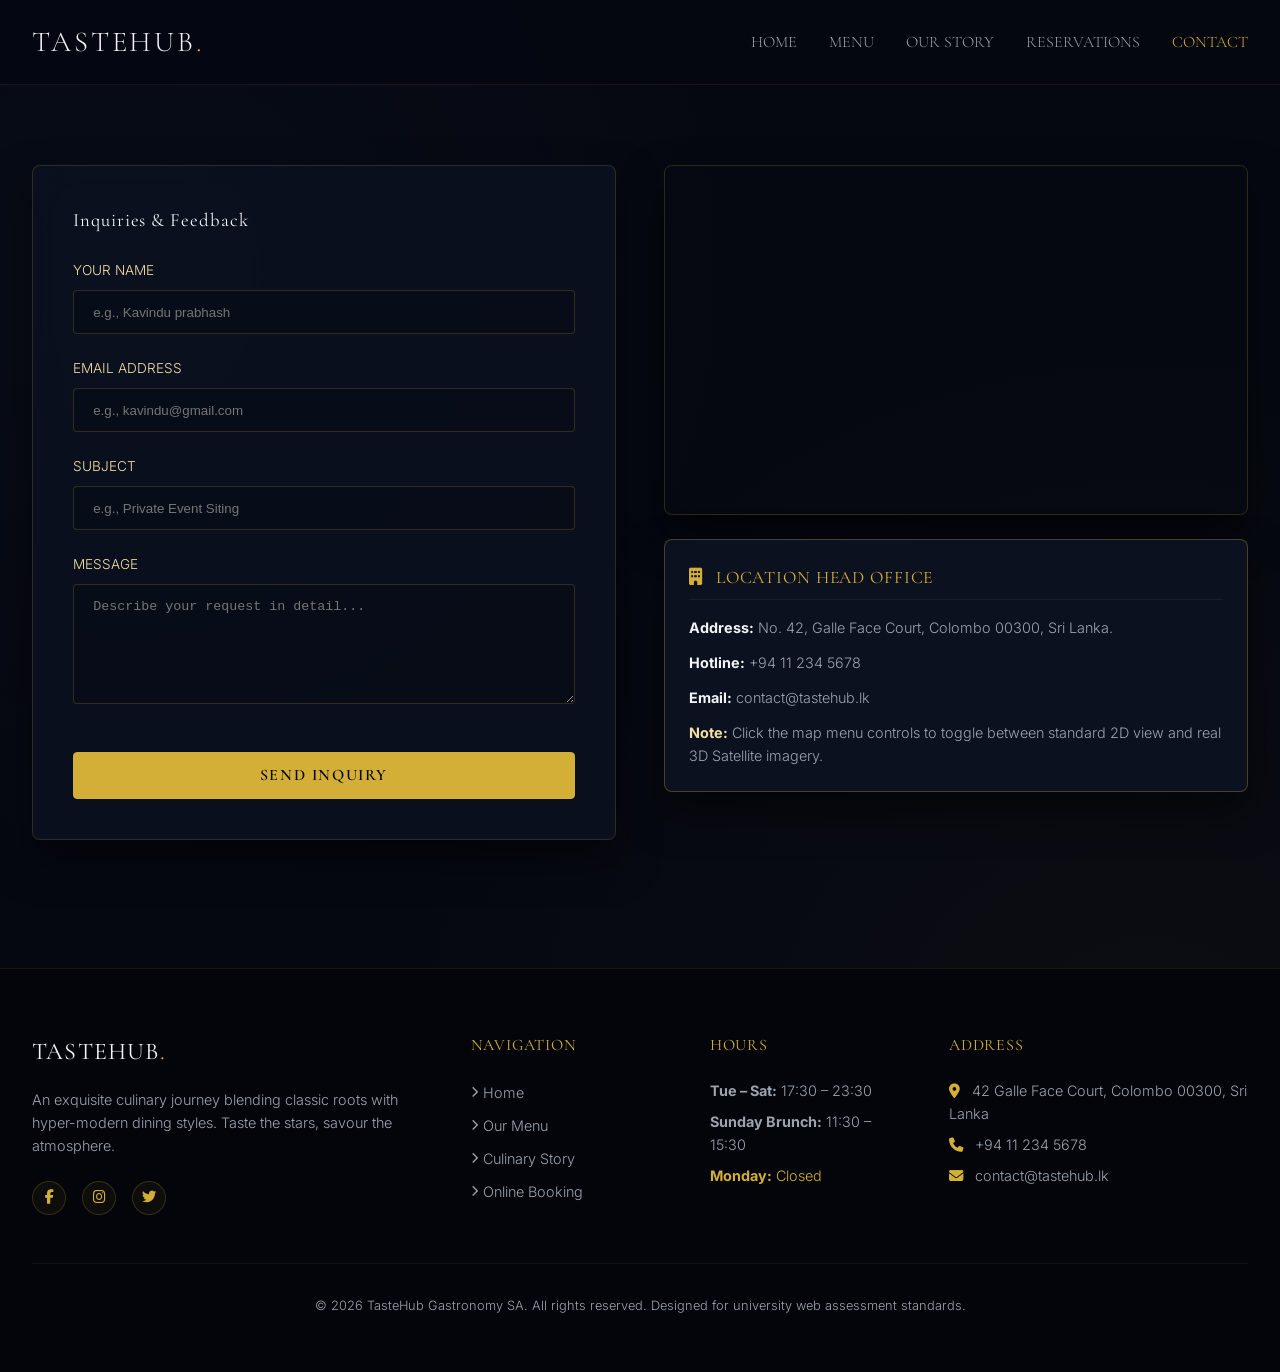
<file: contact.html>
<!DOCTYPE html>
<html lang="en">
<head>
  <meta charset="UTF-8">
  <meta name="viewport" content="width=device-width, initial-scale=1.0">
  <title>TasteHub — Contact</title>
  <link rel="stylesheet" href="https://cdnjs.cloudflare.com/ajax/libs/font-awesome/6.4.0/css/all.min.css">
  <link rel="stylesheet" href="css/index.css">
  <script src="https://code.jquery.com/jquery-3.6.4.min.js"></script>
</head>
<body>
<header>
  <div class="container header-inner">
    <a href="index.html" class="logo">TasteHub<span>.</span></a>
    <button class="menu-toggle" id="mobileMenuBtn"><i class="fa-solid fa-bars-staggered"></i></button>
    <nav id="navBar">
      <ul class="nav-menu">
        <li><a href="index.html" class="nav-link">Home</a></li>
        <li><a href="menu.html" class="nav-link">Menu</a></li>
        <li><a href="story.html" class="nav-link">Our Story</a></li>
        <li><a href="reservations.html" class="nav-link">Reservations</a></li>
        <li><a href="contact.html" class="nav-link active">Contact</a></li>
      </ul>
    </nav>
  </div>
</header>

<main class="container" style="padding-top: 2rem; padding-bottom: 5rem;">
  <div class="contact-layout">
    <div class="glass-card">
      <h3>Inquiries & Feedback</h3>
      <div class="live-alert" id="contactAlert" style="margin-top: 1rem; margin-bottom: 1rem;"></div>
      <form id="contactForm" novalidate style="margin-top: 1.5rem;">
        <div class="form-group">
          <label class="form-label">Your Name</label>
          <input type="text" name="name" class="form-control" required placeholder="e.g., Kavindu prabhash">
        </div>
        <div class="form-group">
          <label class="form-label">Email Address</label>
          <input type="email" name="email" class="form-control" required placeholder="e.g., kavindu@gmail.com">
        </div>
        <div class="form-group">
          <label class="form-label">Subject</label>
          <input type="text" name="subject" class="form-control" required placeholder="e.g., Private Event Siting">
        </div>
        <div class="form-group">
          <label class="form-label">Message</label>
          <textarea name="message" class="form-control" required placeholder="Describe your request in detail..."></textarea>
        </div>
        <button type="submit" class="btn btn-primary" style="width:100%; margin-top: 1rem;">Send Inquiry</button>
      </form>
    </div>

    <div style="display:flex; flex-direction:column; gap:1.5rem;">

      <div class="map-wrapper" style="height: 350px; border-radius:8px; overflow:hidden; border: 1px solid rgba(212, 175, 55, 0.2); box-shadow: var(--shadow-premium);">
        <iframe
                src="https://maps.google.com/maps?q=Galle%20Face%20Court,%20Colombo&t=k&z=17&ie=UTF8&iwloc=&output=embed"
                width="100%"
                height="100%"
                style="border:0;"
                allowfullscreen=""
                loading="lazy"
                referrerpolicy="no-referrer-when-downgrade">
        </iframe>
      </div>

      <div class="glass-card" style="padding: 1.5rem; background: rgba(13, 18, 34, 0.95); border-color: rgba(212, 175, 55, 0.3);">
        <h4 style="font-size: 1.1rem; color: var(--color-gold); text-transform: uppercase; letter-spacing: 0.05em; margin-bottom: 1rem; border-bottom: 1px solid rgba(255,255,255,0.05); padding-bottom: 0.4rem;">
          <i class="fa-solid fa-building" style="margin-right: 8px;"></i> Location Head Office
        </h4>

        <div style="display: grid; grid-template-columns: 1fr; gap: 0.75rem; font-size: 0.9rem; color: var(--color-text-muted);">
          <p style="margin-bottom: 0;"><strong style="color: var(--color-text-light);">Address:</strong> No. 42, Galle Face Court, Colombo 00300, Sri Lanka.</p>
          <p style="margin-bottom: 0;"><strong style="color: var(--color-text-light);">Hotline:</strong> +94 11 234 5678</p>
          <p style="margin-bottom: 0;"><strong style="color: var(--color-text-light);">Email:</strong> contact@tastehub.lk</p>
          <p style="margin-bottom: 0;"><strong style="color: var(--color-gold-hover);">Note:</strong> Click the map menu controls to toggle between standard 2D view and real 3D Satellite imagery.</p>
        </div>
      </div>

    </div>
  </div>
</main>

<footer>
  <div class="container">
    <div class="footer-grid">
      <div class="footer-brand">
        <h4>TasteHub<span>.</span></h4>
        <p style="margin-top: 1rem;">An exquisite culinary journey blending classic roots with hyper-modern dining styles. Taste the stars, savour the atmosphere.</p>
        <div class="social-links">
          <a href="#" class="social-link" aria-label="Facebook"><i class="fa-brands fa-facebook-f"></i></a>
          <a href="#" class="social-link" aria-label="Instagram"><i class="fa-brands fa-instagram"></i></a>
          <a href="#" class="social-link" aria-label="Twitter"><i class="fa-brands fa-twitter"></i></a>
        </div>
      </div>
      <div class="footer-col">
        <h5>Navigation</h5>
        <ul class="footer-links">
          <li><a href="index.html"><i class="fa-solid fa-chevron-right" style="font-size: 0.7rem; margin-right: 5px; color: var(--color-gold);"></i> Home</a></li>
          <li><a href="menu.html"><i class="fa-solid fa-chevron-right" style="font-size: 0.7rem; margin-right: 5px; color: var(--color-gold);"></i> Our Menu</a></li>
          <li><a href="story.html"><i class="fa-solid fa-chevron-right" style="font-size: 0.7rem; margin-right: 5px; color: var(--color-gold);"></i> Culinary Story</a></li>
          <li><a href="reservations.html"><i class="fa-solid fa-chevron-right" style="font-size: 0.7rem; margin-right: 5px; color: var(--color-gold);"></i> Online Booking</a></li>

        </ul>
      </div>
      <div class="footer-col">
        <h5>Hours</h5>
        <ul class="footer-links" style="pointer-events: none;">
          <li><strong>Tue – Sat:</strong> 17:30 – 23:30</li>
          <li><strong>Sunday Brunch:</strong> 11:30 – 15:30</li>
          <li style="color: var(--color-gold);"><strong>Monday:</strong> Closed</li>
        </ul>
      </div>
      <div class="footer-col">
        <h5>Address</h5>
        <p style="margin-bottom: 0.5rem;"><i class="fa-solid fa-location-dot" style="color: var(--color-gold); margin-right: 8px;"></i> 42 Galle Face Court, Colombo 00300, Sri Lanka</p>
        <p style="margin-bottom: 0.5rem;"><i class="fa-solid fa-phone" style="color: var(--color-gold); margin-right: 8px;"></i> +94 11 234 5678</p>
        <p><i class="fa-solid fa-envelope" style="color: var(--color-gold); margin-right: 8px;"></i> contact@tastehub.lk</p>
      </div>
    </div>
    <div class="footer-bottom">
      <p>© 2026 TasteHub Gastronomy SA. All rights reserved. Designed for university web assessment standards.</p>
    </div>
  </div>
</footer>

<script src="js/app.js"></script>
</body>
</html>
</file>
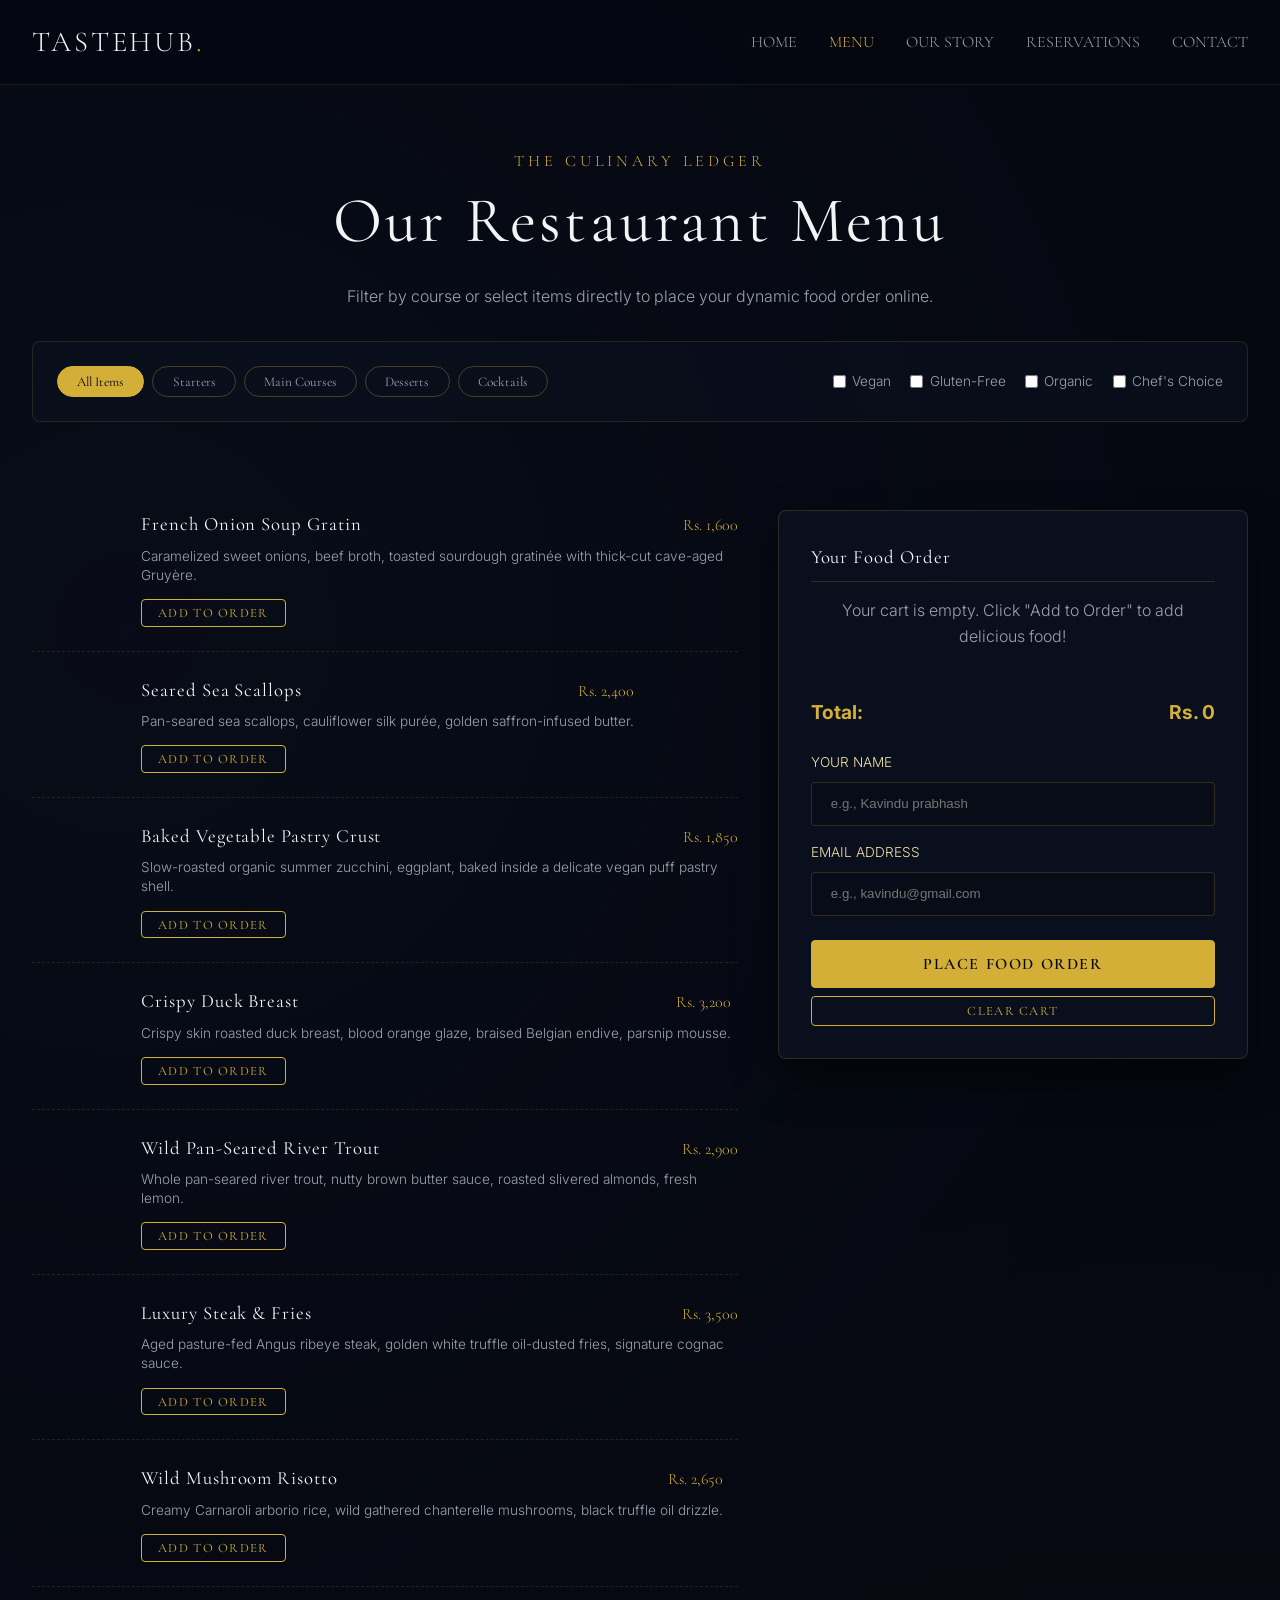
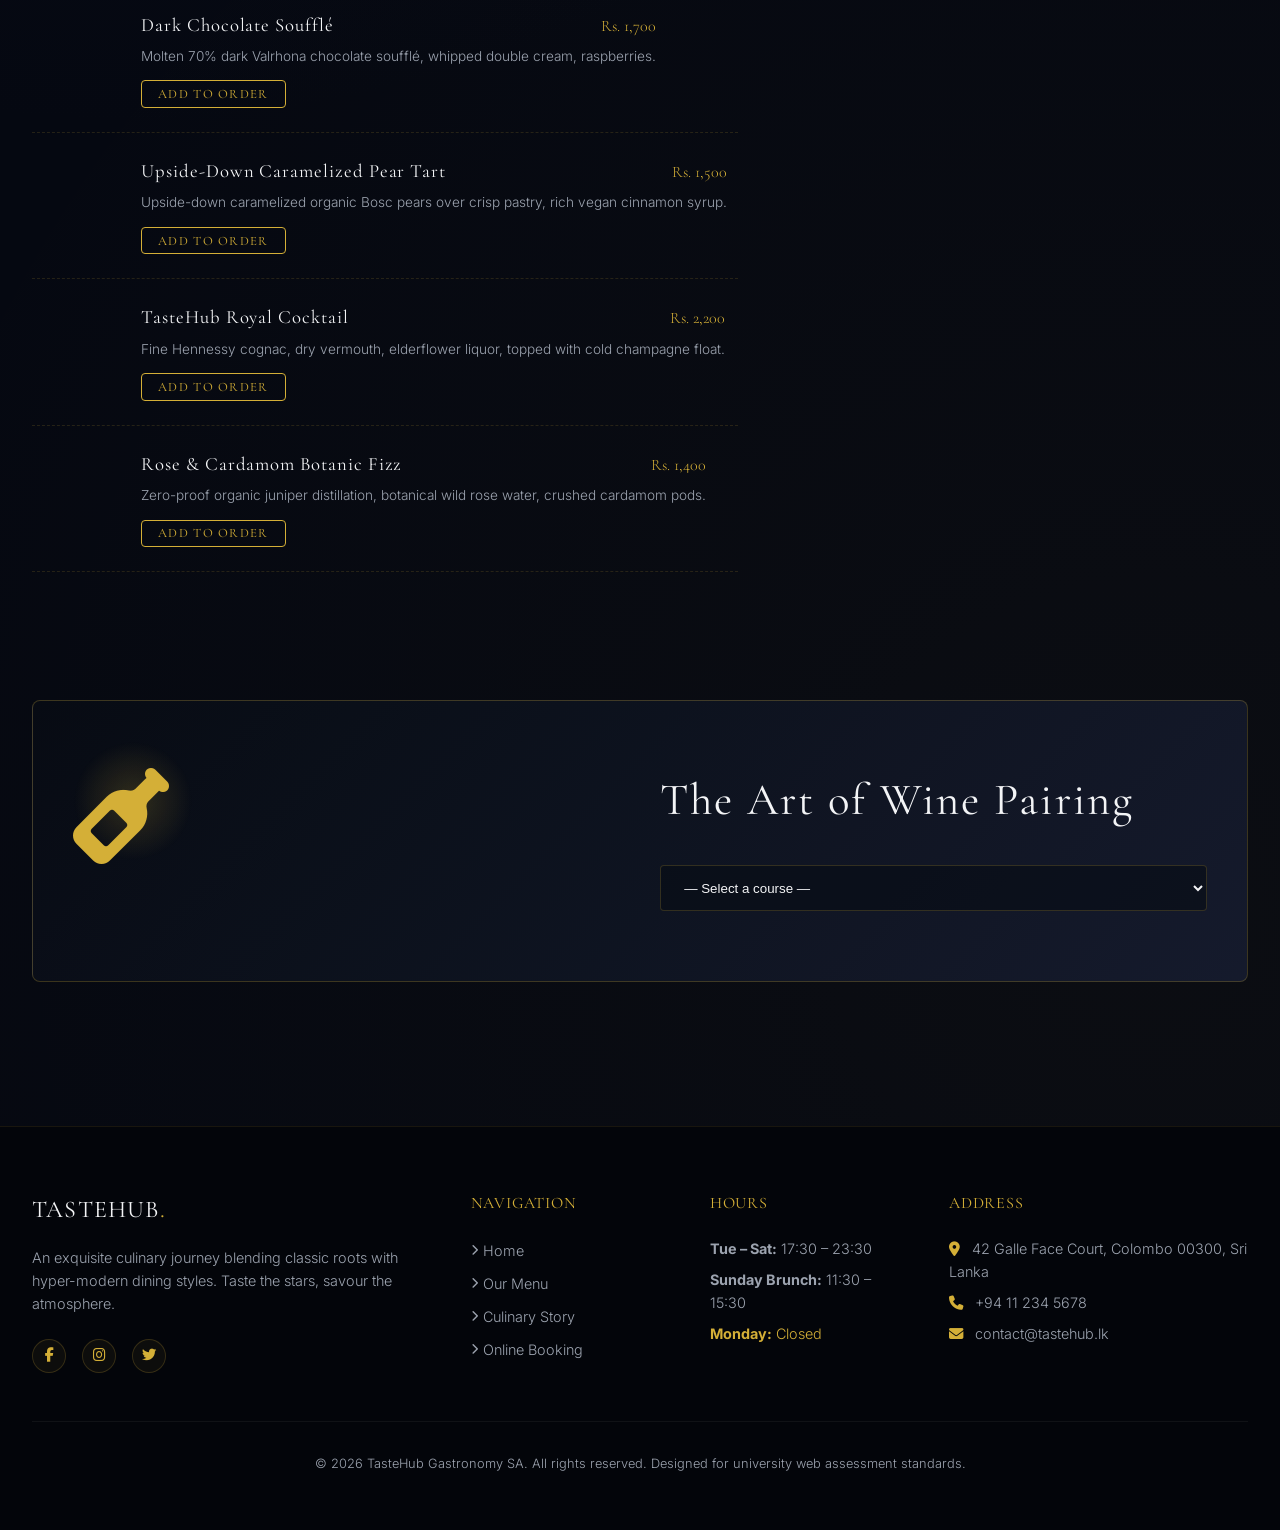
<file: menu.html>
<!DOCTYPE html>
<html lang="en">
<head>
  <meta charset="UTF-8">
  <meta name="viewport" content="width=device-width, initial-scale=1.0">
  <title>TasteHub — Food Menu & Online Ordering</title>
  <link rel="stylesheet" href="https://cdnjs.cloudflare.com/ajax/libs/font-awesome/6.4.0/css/all.min.css">
  <link rel="stylesheet" href="css/index.css">
  <script src="https://code.jquery.com/jquery-3.6.4.min.js"></script>
</head>
<body>

<header>
  <div class="container header-inner">
    <a href="index.html" class="logo">TasteHub<span>.</span></a>
    <button class="menu-toggle" id="mobileMenuBtn" aria-label="Toggle navigation menu"><i class="fa-solid fa-bars-staggered"></i></button>
    <nav id="navBar">
      <ul class="nav-menu">
        <li><a href="index.html" class="nav-link">Home</a></li>
        <li><a href="menu.html" class="nav-link active">Menu</a></li>
        <li><a href="story.html" class="nav-link">Our Story</a></li>
        <li><a href="reservations.html" class="nav-link">Reservations</a></li>
        <li><a href="contact.html" class="nav-link">Contact</a></li>
      </ul>
    </nav>
  </div>
</header>

<main class="container" style="padding-bottom: 5rem;">
  <section style="padding: 4rem 0 2rem; text-align: center;">
    <span style="font-family: var(--font-serif); color: var(--color-gold); letter-spacing: 0.25em; text-transform: uppercase; display: block; margin-bottom: 0.5rem;">The Culinary Ledger</span>
    <h1>Our Restaurant Menu</h1>
    <p style="max-width: 600px; margin: 0 auto;">Filter by course or select items directly to place your dynamic food order online.</p>
  </section>

  <div class="menu-controls">
    <div class="menu-filter-row">
      <div class="menu-filter-btn-group">
        <button class="filter-btn active" data-category="all">All Items</button>
        <button class="filter-btn" data-category="starters">Starters</button>
        <button class="filter-btn" data-category="mains">Main Courses</button>
        <button class="filter-btn" data-category="desserts">Desserts</button>
        <button class="filter-btn" data-category="cocktails">Cocktails</button>
      </div>
      <div class="dietary-options" id="dietaryGroup">
        <label class="checkbox-label"><input type="checkbox" value="vegan"> Vegan</label>
        <label class="checkbox-label"><input type="checkbox" value="gluten_free"> Gluten-Free</label>
        <label class="checkbox-label"><input type="checkbox" value="organic"> Organic</label>
        <label class="checkbox-label"><input type="checkbox" value="chefs_special"> Chef's Choice</label>
      </div>
    </div>
  </div>

  <div style="display:grid; grid-template-columns: 1.2fr 0.8fr; gap:2.5rem;" class="reservation-layout">

    <div class="menu-grid-display" id="menuDisplayGrid" style="grid-template-columns: 1fr; gap:1.5rem;">

      <div class="menu-item-row" data-category="starters" data-tags="organic">
        <div class="menu-item-thumb" style="background-image: url('https://images.unsplash.com/photo-1547592165-e1d17fed6005?q=80&w=300&auto=format&fit=crop');"></div>
        <div class="menu-item-info">
          <div class="menu-item-header"><h3>French Onion Soup Gratin</h3><span class="menu-item-price">Rs. 1,600</span></div>
          <p class="menu-item-desc">Caramelized sweet onions, beef broth, toasted sourdough gratinée with thick-cut cave-aged Gruyère.</p>
          <button class="btn btn-outline btn-add-cart" data-id="m1" data-title="French Onion Soup" data-price="1600" style="padding: 0.3rem 1rem; font-size:0.8rem; margin-top: 0.5rem;">Add to Order</button>
        </div>
      </div>

      <div class="menu-item-row" data-category="starters" data-tags="gluten_free organic chefs_special">
        <div class="menu-item-thumb" style="background-image: url('https://images.unsplash.com/photo-1534422298391-e4f8c172dddb?q=80&w=300&auto=format&fit=crop');"></div>
        <div class="menu-item-info">
          <div class="menu-item-header"><h3>Seared Sea Scallops</h3><span class="menu-item-price">Rs. 2,400</span></div>
          <p class="menu-item-desc">Pan-seared sea scallops, cauliflower silk purée, golden saffron-infused butter.</p>
          <button class="btn btn-outline btn-add-cart" data-id="m2" data-title="Seared Sea Scallops" data-price="2400" style="padding: 0.3rem 1rem; font-size:0.8rem; margin-top: 0.5rem;">Add to Order</button>
        </div>
      </div>

      <div class="menu-item-row" data-category="starters" data-tags="vegan organic">
        <div class="menu-item-thumb" style="background-image: url('https://images.unsplash.com/photo-1572453800999-e8d2d1589b7c?q=80&w=300&auto=format&fit=crop');"></div>
        <div class="menu-item-info">
          <div class="menu-item-header"><h3>Baked Vegetable Pastry Crust</h3><span class="menu-item-price">Rs. 1,850</span></div>
          <p class="menu-item-desc">Slow-roasted organic summer zucchini, eggplant, baked inside a delicate vegan puff pastry shell.</p>
          <button class="btn btn-outline btn-add-cart" data-id="m3" data-title="Baked Vegetable Pastry" data-price="1850" style="padding: 0.3rem 1rem; font-size:0.8rem; margin-top: 0.5rem;">Add to Order</button>
        </div>
      </div>

      <div class="menu-item-row" data-category="mains" data-tags="gluten_free">
        <div class="menu-item-thumb" style="background-image: url('https://images.unsplash.com/photo-1518492104633-130d0cc84637?q=80&w=300&auto=format&fit=crop');"></div>
        <div class="menu-item-info">
          <div class="menu-item-header"><h3>Crispy Duck Breast</h3><span class="menu-item-price">Rs. 3,200</span></div>
          <p class="menu-item-desc">Crispy skin roasted duck breast, blood orange glaze, braised Belgian endive, parsnip mousse.</p>
          <button class="btn btn-outline btn-add-cart" data-id="m4" data-title="Crispy Duck Breast" data-price="3200" style="padding: 0.3rem 1rem; font-size:0.8rem; margin-top: 0.5rem;">Add to Order</button>
        </div>
      </div>

      <div class="menu-item-row" data-category="mains" data-tags="organic">
        <div class="menu-item-thumb" style="background-image: url('https://images.unsplash.com/photo-1519708227418-c8fd9a32b7a2?q=80&w=300&auto=format&fit=crop');"></div>
        <div class="menu-item-info">
          <div class="menu-item-header"><h3>Wild Pan-Seared River Trout</h3><span class="menu-item-price">Rs. 2,900</span></div>
          <p class="menu-item-desc">Whole pan-seared river trout, nutty brown butter sauce, roasted slivered almonds, fresh lemon.</p>
          <button class="btn btn-outline btn-add-cart" data-id="m5" data-title="Wild River Trout" data-price="2900" style="padding: 0.3rem 1rem; font-size:0.8rem; margin-top: 0.5rem;">Add to Order</button>
        </div>
      </div>

      <div class="menu-item-row" data-category="mains" data-tags="gluten_free chefs_special">
        <div class="menu-item-thumb" style="background-image: url('https://images.unsplash.com/photo-1600891964599-f61ba0e24092?q=80&w=300&auto=format&fit=crop');"></div>
        <div class="menu-item-info">
          <div class="menu-item-header"><h3>Luxury Steak & Fries</h3><span class="menu-item-price">Rs. 3,500</span></div>
          <p class="menu-item-desc">Aged pasture-fed Angus ribeye steak, golden white truffle oil-dusted fries, signature cognac sauce.</p>
          <button class="btn btn-outline btn-add-cart" data-id="m6" data-title="Luxury Steak & Fries" data-price="3500" style="padding: 0.3rem 1rem; font-size:0.8rem; margin-top: 0.5rem;">Add to Order</button>
        </div>
      </div>

      <div class="menu-item-row" data-category="mains" data-tags="vegan gluten_free organic">
        <div class="menu-item-thumb" style="background-image: url('https://images.unsplash.com/photo-1476124369491-e7addf5db371?q=80&w=300&auto=format&fit=crop');"></div>
        <div class="menu-item-info">
          <div class="menu-item-header"><h3>Wild Mushroom Risotto</h3><span class="menu-item-price">Rs. 2,650</span></div>
          <p class="menu-item-desc">Creamy Carnaroli arborio rice, wild gathered chanterelle mushrooms, black truffle oil drizzle.</p>
          <button class="btn btn-outline btn-add-cart" data-id="m7" data-title="Wild Mushroom Risotto" data-price="2650" style="padding: 0.3rem 1rem; font-size:0.8rem; margin-top: 0.5rem;">Add to Order</button>
        </div>
      </div>

      <div class="menu-item-row" data-category="desserts" data-tags="gluten_free organic chefs_special">
        <div class="menu-item-thumb" style="background-image: url('https://images.unsplash.com/photo-1606313564200-e75d5e30476c?q=80&w=300&auto=format&fit=crop');"></div>
        <div class="menu-item-info">
          <div class="menu-item-header"><h3>Dark Chocolate Soufflé</h3><span class="menu-item-price">Rs. 1,700</span></div>
          <p class="menu-item-desc">Molten 70% dark Valrhona chocolate soufflé, whipped double cream, raspberries.</p>
          <button class="btn btn-outline btn-add-cart" data-id="m8" data-title="Dark Chocolate Soufflé" data-price="1700" style="padding: 0.3rem 1rem; font-size:0.8rem; margin-top: 0.5rem;">Add to Order</button>
        </div>
      </div>

      <div class="menu-item-row" data-category="desserts" data-tags="vegan organic">
        <div class="menu-item-thumb" style="background-image: url('https://images.unsplash.com/photo-1519869325930-281384150729?q=80&w=300&auto=format&fit=crop');"></div>
        <div class="menu-item-info">
          <div class="menu-item-header"><h3>Upside-Down Caramelized Pear Tart</h3><span class="menu-item-price">Rs. 1,500</span></div>
          <p class="menu-item-desc">Upside-down caramelized organic Bosc pears over crisp pastry, rich vegan cinnamon syrup.</p>
          <button class="btn btn-outline btn-add-cart" data-id="m9" data-title="Caramelized Pear Tart" data-price="1500" style="padding: 0.3rem 1rem; font-size:0.8rem; margin-top: 0.5rem;">Add to Order</button>
        </div>
      </div>

      <div class="menu-item-row" data-category="cocktails" data-tags="vegan gluten_free organic chefs_special">
        <div class="menu-item-thumb" style="background-image: url('https://images.unsplash.com/photo-1551024709-8f23befc6f87?q=80&w=300&auto=format&fit=crop');"></div>
        <div class="menu-item-info">
          <div class="menu-item-header"><h3>TasteHub Royal Cocktail</h3><span class="menu-item-price">Rs. 2,200</span></div>
          <p class="menu-item-desc">Fine Hennessy cognac, dry vermouth, elderflower liquor, topped with cold champagne float.</p>
          <button class="btn btn-outline btn-add-cart" data-id="m10" data-title="TasteHub Royal Cocktail" data-price="2200" style="padding: 0.3rem 1rem; font-size:0.8rem; margin-top: 0.5rem;">Add to Order</button>
        </div>
      </div>

      <div class="menu-item-row" data-category="cocktails" data-tags="vegan gluten_free organic">
        <div class="menu-item-thumb" style="background-image: url('https://images.unsplash.com/photo-1536935338788-846bb9981813?q=80&w=300&auto=format&fit=crop');"></div>
        <div class="menu-item-info">
          <div class="menu-item-header"><h3>Rose & Cardamom Botanic Fizz</h3><span class="menu-item-price">Rs. 1,400</span></div>
          <p class="menu-item-desc">Zero-proof organic juniper distillation, botanical wild rose water, crushed cardamom pods.</p>
          <button class="btn btn-outline btn-add-cart" data-id="m11" data-title="Rose & Cardamom Fizz" data-price="1400" style="padding: 0.3rem 1rem; font-size:0.8rem; margin-top: 0.5rem;">Add to Order</button>
        </div>
      </div>

    </div>

    <div style="flex-direction: column;">
      <div class="glass-card" id="cartSection" style="display:block; height: fit-content; padding: 2rem; position: sticky; top: 100px;">
        <h3 style="border-bottom:1px solid rgba(212,175,55,0.2); padding-bottom:0.5rem; margin-bottom:1rem;">Your Food Order</h3>
        <div id="cartItemsList" style="max-height:240px; overflow-y:auto; margin-bottom:1.5rem;">
          <p style="color: var(--color-text-muted); text-align:center;">Your cart is empty. Click "Add to Order" to add delicious food!</p>
        </div>
        <div style="display:flex; justify-content:space-between; font-weight:bold; font-size:1.2rem; margin-bottom:1.5rem; color:var(--color-gold);">
          <span>Total:</span><span id="cartTotalDisplay">Rs. 0</span>
        </div>
        <div class="live-alert" id="orderAlert"></div>
        <form id="foodOrderForm">
          <div class="form-group" style="margin-bottom:1rem;">
            <label class="form-label">Your Name</label>
            <input type="text" id="customerName" class="form-control" placeholder="e.g., Kavindu prabhash" required>
          </div>
          <div class="form-group" style="margin-bottom:1.5rem;">
            <label class="form-label">Email Address</label>
            <input type="email" id="customerEmail" class="form-control" placeholder="e.g., kavindu@gmail.com" required>
          </div>
          <button type="submit" class="btn btn-primary" style="width:100%; margin-bottom:0.5rem;">Place Food Order</button>
          <button type="button" class="btn btn-outline" id="btnClearCart" style="width:100%; font-size:0.8rem; padding:0.4rem;">Clear Cart</button>
        </form>
      </div>
    </div>

  </div>

  <div class="wine-pairing-widget" style="margin-top: 5rem;">
    <div class="wine-widget-grid">
      <div class="wine-visualizer">
        <div class="bottle-glow"></div>
        <div class="bottle-graphic" id="wineIcon"><i class="fa-solid fa-wine-bottle" style="color: var(--color-gold);"></i></div>
      </div>
      <div class="wine-pairing-details">
        <h2>The Art of Wine Pairing</h2>
        <select class="form-control" id="wineEntreeSelect">
          <option value="" disabled selected>— Select a course —</option>
          <option value="scallops">Seared Sea Scallops</option>
          <option value="duck">Crispy Duck Breast</option>
          <option value="trout">Wild River Trout</option>
          <option value="ribeye">Luxury Steak & Fries</option>
        </select>
        <div class="wine-result" id="wineResultBox">
          <h4 id="wineRecName">Vintage Name</h4>
          <p id="wineRecDesc"></p>
        </div>
      </div>
    </div>
  </div>
</main>

<footer>
  <div class="container">
    <div class="footer-grid">
      <div class="footer-brand">
        <h4>TasteHub<span>.</span></h4>
        <p style="margin-top: 1rem;">An exquisite culinary journey blending classic roots with hyper-modern dining styles. Taste the stars, savour the atmosphere.</p>
        <div class="social-links">
          <a href="#" class="social-link" aria-label="Facebook"><i class="fa-brands fa-facebook-f"></i></a>
          <a href="#" class="social-link" aria-label="Instagram"><i class="fa-brands fa-instagram"></i></a>
          <a href="#" class="social-link" aria-label="Twitter"><i class="fa-brands fa-twitter"></i></a>
        </div>
      </div>
      <div class="footer-col">
        <h5>Navigation</h5>
        <ul class="footer-links">
          <li><a href="index.html"><i class="fa-solid fa-chevron-right" style="font-size: 0.7rem; margin-right: 5px; color: var(--color-gold);"></i> Home</a></li>
          <li><a href="menu.html"><i class="fa-solid fa-chevron-right" style="font-size: 0.7rem; margin-right: 5px; color: var(--color-gold);"></i> Our Menu</a></li>
          <li><a href="story.html"><i class="fa-solid fa-chevron-right" style="font-size: 0.7rem; margin-right: 5px; color: var(--color-gold);"></i> Culinary Story</a></li>
          <li><a href="reservations.html"><i class="fa-solid fa-chevron-right" style="font-size: 0.7rem; margin-right: 5px; color: var(--color-gold);"></i> Online Booking</a></li>

        </ul>
      </div>
      <div class="footer-col">
        <h5>Hours</h5>
        <ul class="footer-links" style="pointer-events: none;">
          <li><strong>Tue – Sat:</strong> 17:30 – 23:30</li>
          <li><strong>Sunday Brunch:</strong> 11:30 – 15:30</li>
          <li style="color: var(--color-gold);"><strong>Monday:</strong> Closed</li>
        </ul>
      </div>
      <div class="footer-col">
        <h5>Address</h5>
        <p style="margin-bottom: 0.5rem;"><i class="fa-solid fa-location-dot" style="color: var(--color-gold); margin-right: 8px;"></i> 42 Galle Face Court, Colombo 00300, Sri Lanka</p>
        <p style="margin-bottom: 0.5rem;"><i class="fa-solid fa-phone" style="color: var(--color-gold); margin-right: 8px;"></i> +94 11 234 5678</p>
        <p><i class="fa-solid fa-envelope" style="color: var(--color-gold); margin-right: 8px;"></i> contact@tastehub.lk</p>
      </div>
    </div>
    <div class="footer-bottom">
      <p>© 2026 TasteHub Gastronomy SA. All rights reserved. Designed for university web assessment standards.</p>
    </div>
  </div>
</footer>

<script src="js/app.js"></script>
</body>
</html>
</file>
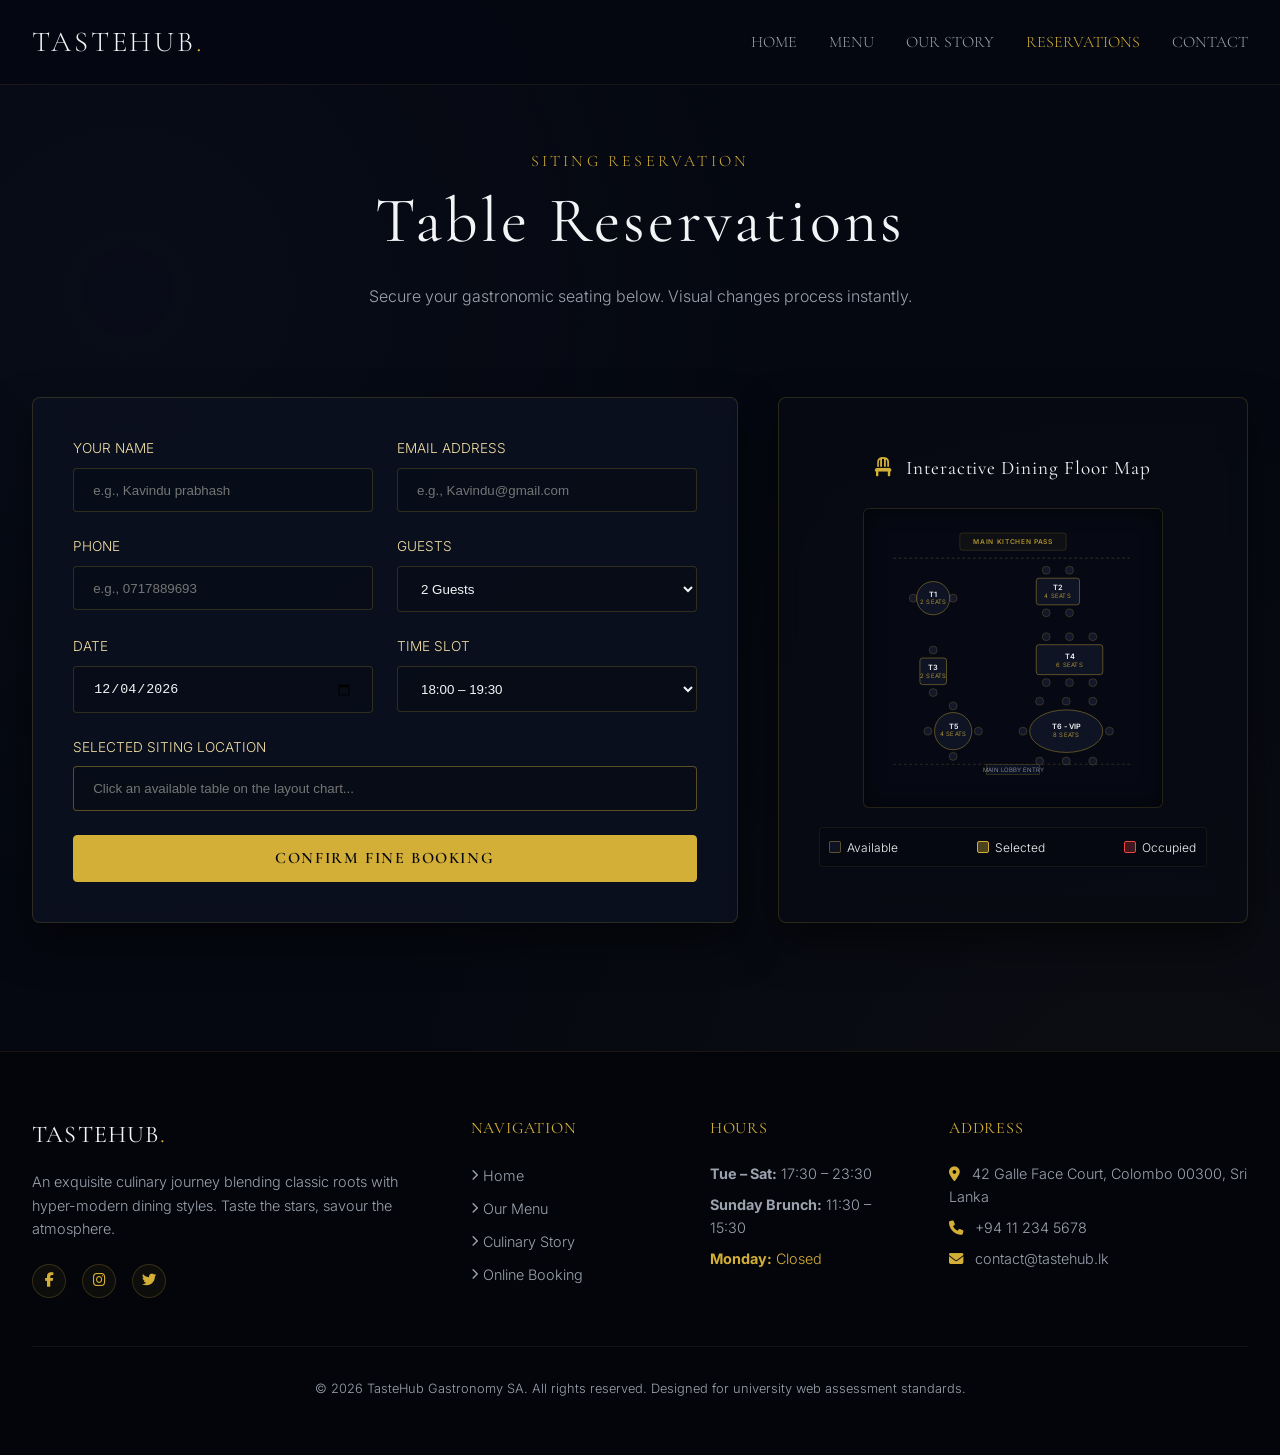
<file: reservations.html>
<!DOCTYPE html>
<html lang="en">
<head>
  <meta charset="UTF-8">
  <meta name="viewport" content="width=device-width, initial-scale=1.0">
  <title>TasteHub — Table Reservations</title>
  <link rel="stylesheet" href="https://cdnjs.cloudflare.com/ajax/libs/font-awesome/6.4.0/css/all.min.css">
  <link rel="stylesheet" href="css/index.css">
  <script src="https://code.jquery.com/jquery-3.6.4.min.js"></script>
  <style>
    /* 🌟 Seating Chart එක තවත් Premium කරන්න අවශ්‍ය වෙන අමතර Styles */
    .restaurant-map-svg text {
      font-family: 'Inter', sans-serif;
      pointer-events: none; /* Text එක උඩ ක්ලික් කරද්දී Table එක සිලෙක්ට් වෙන්න */
      user-select: none;
    }
    .table-label-id {
      font-weight: 600;
      fill: var(--color-text-light);
      font-size: 11px;
    }
    .table-label-cap {
      fill: var(--color-gold);
      font-size: 9px;
      letter-spacing: 0.05em;
    }
    .map-wall-line {
      stroke: rgba(212, 175, 55, 0.15);
      stroke-width: 2;
      stroke-dasharray: 4 4;
    }
    /* මේස වටේ තියෙන පුටු වල ස්ටයිල් එක */
    .mini-seat-dot {
      fill: rgba(22, 28, 48, 0.8);
      stroke: rgba(212, 175, 55, 0.3);
      stroke-width: 1;
    }
  </style>
</head>
<body>

<header>
  <div class="container header-inner">
    <a href="index.html" class="logo">TasteHub<span>.</span></a>
    <button class="menu-toggle" id="mobileMenuBtn"><i class="fa-solid fa-bars-staggered"></i></button>
    <nav id="navBar">
      <ul class="nav-menu">
        <li><a href="index.html" class="nav-link">Home</a></li>
        <li><a href="menu.html" class="nav-link">Menu</a></li>
        <li><a href="story.html" class="nav-link">Our Story</a></li>
        <li><a href="reservations.html" class="nav-link active">Reservations</a></li>
        <li><a href="contact.html" class="nav-link">Contact</a></li>
      </ul>
    </nav>
  </div>
</header>

<main class="container" style="padding-bottom: 5rem;">
  <section style="padding: 4rem 0 1rem; text-align: center;">
    <span style="font-family: var(--font-serif); color: var(--color-gold); letter-spacing: 0.2em; text-transform: uppercase; display: block; margin-bottom: 0.5rem;">Siting Reservation</span>
    <h1>Table Reservations</h1>
    <p>Secure your gastronomic seating below. Visual changes process instantly.</p>
  </section>

  <div class="live-alert" id="bookingAlert"></div>

  <div class="reservation-layout">
    <!-- Left Column: Booking Form -->
    <div class="glass-card booking-form-box">
      <form id="reservationForm" novalidate>
        <div class="form-row">
          <div class="form-group"><label class="form-label">Your Name</label><input type="text" name="name" class="form-control" required placeholder="e.g., Kavindu prabhash"></div>
          <div class="form-group"><label class="form-label">Email Address</label><input type="email" name="email" class="form-control" required placeholder="e.g., Kavindu@gmail.com"></div>
        </div>
        <div class="form-row">
          <div class="form-group"><label class="form-label">Phone</label><input type="tel" name="phone" class="form-control" required placeholder="e.g., 0717889693"></div>
          <div class="form-group">
            <label class="form-label">Guests</label>
            <select id="bookGuests" name="guests" class="form-control" required>
              <option value="2">2 Guests</option>
              <option value="4">4 Guests</option>
              <option value="6">6 Guests</option>
              <option value="8">8 Guests</option>
            </select>
          </div>
        </div>
        <div class="form-row">
          <div class="form-group"><label class="form-label">Date</label><input type="date" id="bookDate" name="date" class="form-control" required></div>
          <div class="form-group">
            <label class="form-label">Time Slot</label>
            <select id="bookTime" name="time" class="form-control" required>
              <option value="18:00">18:00 – 19:30</option>
              <option value="19:30">19:30 – 21:00</option>
              <option value="21:00">21:00 – 22:30</option>
            </select>
          </div>
        </div>
        <div class="form-group">
          <label class="form-label">Selected Siting Location</label>
          <input type="text" id="bookTableDisplay" class="form-control" readonly placeholder="Click an available table on the layout chart..." required style="border-color: rgba(212,175,55,0.4); font-weight: 500; color: var(--color-gold-hover);">
          <input type="hidden" id="bookTableId" name="table_id">
        </div>
        <button type="submit" class="btn btn-primary" style="width:100%;">Confirm Fine Booking</button>
      </form>
    </div>

    <!-- Right Column: Fully Enhanced Interactive Seating Grid Map -->
    <div class="glass-card seating-chart-container" style="display: flex; flex-direction: column; justify-content: center; background: rgba(8, 12, 20, 0.65);">
      <h3 style="font-size: 1.2rem; text-align: center; margin-bottom: 1.5rem; color: var(--color-text-light); letter-spacing: 0.05em;">
        <i class="fa-solid fa-chair" style="color: var(--color-gold); margin-right: 8px;"></i> Interactive Dining Floor Map
      </h3>

      <svg viewBox="0 0 400 400" class="restaurant-map-svg" id="restaurantMap" style="background: #060913; border: 1px solid rgba(212, 175, 55, 0.15); border-radius: 6px; box-shadow: inset 0 0 20px rgba(0,0,0,0.6);">

        <!-- Floor Architectural Boundaries (බිත්ති සලකුණු) -->
        <line x1="20" y1="50" x2="380" y2="50" class="map-wall-line" />
        <line x1="20" y1="360" x2="380" y2="360" class="map-wall-line" />

        <!-- Executive Kitchen Backdrop Wrapper -->
        <rect x="120" y="12" width="160" height="26" rx="4" fill="rgba(212,175,55,0.04)" stroke="rgba(212,175,55,0.25)" stroke-width="1" />
        <text x="200" y="29" fill="rgba(212,175,55,0.8)" font-size="10" font-weight="600" text-anchor="middle" letter-spacing="0.1em">MAIN KITCHEN PASS</text>

        <!-- Entrance Indicator Sign -->
        <rect x="160" y="360" width="80" height="15" fill="#0d1222" stroke="rgba(212,175,55,0.3)" stroke-width="1"/>
        <text x="200" y="371" fill="var(--color-text-muted)" font-size="9" text-anchor="middle">MAIN LOBBY ENTRY</text>

        <!-- ==================== TABLE 01 (Couples Lounge) ==================== -->
        <!-- Chairs Around T1 -->
        <circle cx="50" cy="110" r="6" class="mini-seat-dot" />
        <circle cx="110" cy="110" r="6" class="mini-seat-dot" />
        <!-- Table Element -->
        <circle cx="80" cy="110" r="25" class="table-seat" data-table-id="T1" data-capacity="2" id="svgTableT1" />
        <!-- Inner Labels -->
        <text x="80" y="108" text-anchor="middle" class="table-label-id">T1</text>
        <text x="80" y="119" text-anchor="middle" class="table-label-cap">2 SEATS</text>

        <!-- ==================== TABLE 02 (Window Booth) ==================== -->
        <!-- Chairs Around T2 -->
        <circle cx="285" cy="68" r="6" class="mini-seat-dot" />
        <circle cx="250" cy="68" r="6" class="mini-seat-dot" />
        <circle cx="285" cy="132" r="6" class="mini-seat-dot" />
        <circle cx="250" cy="132" r="6" class="mini-seat-dot" />
        <!-- Table Element -->
        <rect x="235" y="80" width="65" height="40" rx="4" class="table-seat" data-table-id="T2" data-capacity="4" id="svgTableT2" />
        <!-- Inner Labels -->
        <text x="2675" y="98" text-anchor="middle" class="table-label-id" transform="translate(-2408, 0)">T2</text>
        <text x="267" y="110" text-anchor="middle" class="table-label-cap">4 SEATS</text>

        <!-- ==================== TABLE 03 (Standard Dine) ==================== -->
        <!-- Chairs Around T3 -->
        <circle cx="80" cy="188" r="6" class="mini-seat-dot" />
        <circle cx="80" cy="252" r="6" class="mini-seat-dot" />
        <!-- Table Element -->
        <rect x="60" y="200" width="40" height="40" rx="4" class="table-seat" data-table-id="T3" data-capacity="2" id="svgTableT3" />
        <!-- Inner Labels -->
        <text x="80" y="218" text-anchor="middle" class="table-label-id">T3</text>
        <text x="80" y="230" text-anchor="middle" class="table-label-cap">2 SEATS</text>

        <!-- ==================== TABLE 04 (Executive Family Line) ==================== -->
        <!-- Chairs Around T4 -->
        <circle cx="250" cy="168" r="6" class="mini-seat-dot" />
        <circle cx="285" cy="168" r="6" class="mini-seat-dot" />
        <circle cx="320" cy="168" r="6" class="mini-seat-dot" />
        <circle cx="250" cy="237" r="6" class="mini-seat-dot" />
        <circle cx="285" cy="237" r="6" class="mini-seat-dot" />
        <circle cx="320" cy="237" r="6" class="mini-seat-dot" />
        <!-- Table Element -->
        <rect x="235" y="180" width="100" height="45" rx="4" class="table-seat" data-table-id="T4" data-capacity="6" id="svgTableT4" />
        <!-- Inner Labels -->
        <text x="285" y="201" text-anchor="middle" class="table-label-id">T4</text>
        <text x="285" y="213" text-anchor="middle" class="table-label-cap">6 SEATS</text>

        <!-- ==================== TABLE 05 (Royal Round Table) ==================== -->
        <!-- Chairs Around T5 -->
        <circle cx="110" cy="272" r="6" class="mini-seat-dot" />
        <circle cx="110" cy="348" r="6" class="mini-seat-dot" />
        <circle cx="72" cy="310" r="6" class="mini-seat-dot" />
        <circle cx="148" cy="310" r="6" class="mini-seat-dot" />
        <!-- Table Element -->
        <circle cx="110" cy="310" r="28" class="table-seat" data-table-id="T5" data-capacity="4" id="svgTableT5" />
        <!-- Inner Labels -->
        <text x="110" y="307" text-anchor="middle" class="table-label-id">T5</text>
        <text x="110" y="318" text-anchor="middle" class="table-label-cap">4 SEATS</text>

        <!-- ==================== TABLE 06 (Grand Banquet Gala) ==================== -->
        <!-- Chairs Around T6 -->
        <circle cx="240" cy="265" r="6" class="mini-seat-dot" />
        <circle cx="280" cy="265" r="6" class="mini-seat-dot" />
        <circle cx="320" cy="265" r="6" class="mini-seat-dot" />
        <circle cx="240" cy="355" r="6" class="mini-seat-dot" />
        <circle cx="280" cy="355" r="6" class="mini-seat-dot" />
        <circle cx="320" cy="355" r="6" class="mini-seat-dot" />
        <circle cx="215" cy="310" r="6" class="mini-seat-dot" />
        <circle cx="345" cy="310" r="6" class="mini-seat-dot" />
        <!-- Table Element -->
        <ellipse cx="280" cy="310" rx="55" ry="32" class="table-seat" data-table-id="T6" data-capacity="8" id="svgTableT6" />
        <!-- Inner Labels -->
        <text x="280" y="307" text-anchor="middle" class="table-label-id">T6 - VIP</text>
        <text x="280" y="319" text-anchor="middle" class="table-label-cap">8 SEATS</text>

      </svg>

      <!-- Map Colors/Legend Indicators -->
      <div class="map-legend" style="display: flex; justify-content: space-between; width: 100%; margin-top: 1.2rem; background: rgba(5, 8, 17, 0.5); padding: 0.6rem; border-radius: 4px; border: 1px solid rgba(212,175,55,0.08);">
        <span style="display: flex; align-items: center; gap: 6px;"><span style="display:inline-block; width:12px; height:12px; background:rgba(22,28,48,0.6); border:1px solid rgba(212,175,55,0.4); border-radius:2px;"></span> Available</span>
        <span style="display: flex; align-items: center; gap: 6px;"><span style="display:inline-block; width:12px; height:12px; background:rgba(212,175,55,0.35); border:1px solid var(--color-gold); border-radius:2px;"></span> Selected</span>
        <span style="display: flex; align-items: center; gap: 6px;"><span style="display:inline-block; width:12px; height:12px; background:rgba(239,68,68,0.25); border:1px solid var(--color-error); border-radius:2px;"></span> Occupied</span>
      </div>
    </div>
  </div>
</main>

<!-- Unified Premium Reusable Footer Component -->
<footer>
  <div class="container">
    <div class="footer-grid">
      <div class="footer-brand">
        <h4>TasteHub<span>.</span></h4>
        <p style="margin-top: 1rem;">An exquisite culinary journey blending classic roots with hyper-modern dining styles. Taste the stars, savour the atmosphere.</p>
        <div class="social-links">
          <a href="#" class="social-link" aria-label="Facebook"><i class="fa-brands fa-facebook-f"></i></a>
          <a href="#" class="social-link" aria-label="Instagram"><i class="fa-brands fa-instagram"></i></a>
          <a href="#" class="social-link" aria-label="Twitter"><i class="fa-brands fa-twitter"></i></a>
        </div>
      </div>
      <div class="footer-col">
        <h5>Navigation</h5>
        <ul class="footer-links">
          <li><a href="index.html" class="footer-link"><i class="fa-solid fa-chevron-right" style="font-size: 0.7rem; margin-right: 5px; color: var(--color-gold);"></i> Home</a></li>
          <li><a href="menu.html" class="footer-link"><i class="fa-solid fa-chevron-right" style="font-size: 0.7rem; margin-right: 5px; color: var(--color-gold);"></i> Our Menu</a></li>
          <li><a href="story.html" class="footer-link"><i class="fa-solid fa-chevron-right" style="font-size: 0.7rem; margin-right: 5px; color: var(--color-gold);"></i> Culinary Story</a></li>
          <li><a href="reservations.html" class="footer-link"><i class="fa-solid fa-chevron-right" style="font-size: 0.7rem; margin-right: 5px; color: var(--color-gold);"></i> Online Booking</a></li>
        </ul>
      </div>
      <div class="footer-col">
        <h5>Hours</h5>
        <ul class="footer-links" style="pointer-events: none;">
          <li><strong>Tue – Sat:</strong> 17:30 – 23:30</li>
          <li><strong>Sunday Brunch:</strong> 11:30 – 15:30</li>
          <li style="color: var(--color-gold);"><strong>Monday:</strong> Closed</li>
        </ul>
      </div>
      <div class="footer-col">
        <h5>Address</h5>
        <p style="margin-bottom: 0.5rem;"><i class="fa-solid fa-location-dot" style="color: var(--color-gold); margin-right: 8px;"></i> 42 Galle Face Court, Colombo 00300, Sri Lanka</p>
        <p style="margin-bottom: 0.5rem;"><i class="fa-solid fa-phone" style="color: var(--color-gold); margin-right: 8px;"></i> +94 11 234 5678</p>
        <p><i class="fa-solid fa-envelope" style="color: var(--color-gold); margin-right: 8px;"></i> contact@tastehub.lk</p>
      </div>
    </div>
    <div class="footer-bottom">
      <p>© 2026 TasteHub Gastronomy SA. All rights reserved. Designed for university web assessment standards.</p>
    </div>
  </div>
</footer>

<script src="js/app.js"></script>
</body>
</html>
</file>
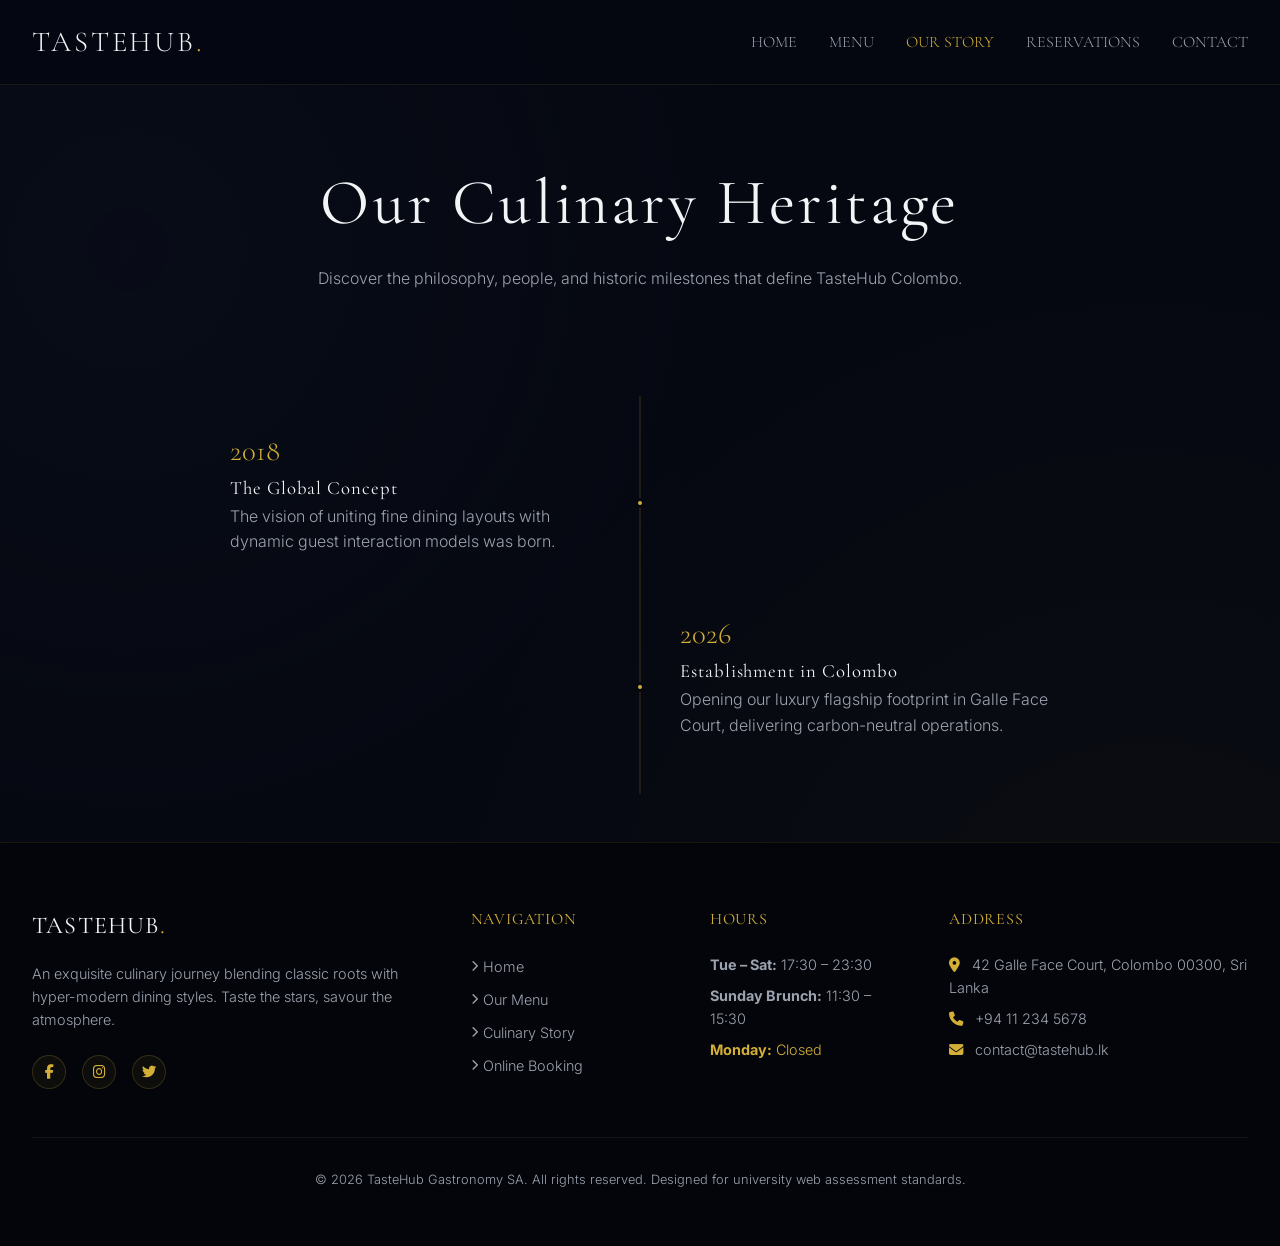
<file: story.html>
<!DOCTYPE html>
<html lang="en">
<head>
  <meta charset="UTF-8">
  <meta name="viewport" content="width=device-width, initial-scale=1.0">
  <title>TasteHub — Our Story</title>
  <link rel="stylesheet" href="https://cdnjs.cloudflare.com/ajax/libs/font-awesome/6.4.0/css/all.min.css">
  <link rel="stylesheet" href="css/index.css">
  <script src="https://code.jquery.com/jquery-3.6.4.min.js"></script>
</head>
<body>
<header>
  <div class="container header-inner">
    <a href="index.html" class="logo">TasteHub<span>.</span></a>
    <button class="menu-toggle" id="mobileMenuBtn"><i class="fa-solid fa-bars-staggered"></i></button>
    <nav id="navBar">
      <ul class="nav-menu">
        <li><a href="index.html" class="nav-link">Home</a></li>
        <li><a href="menu.html" class="nav-link">Menu</a></li>
        <li><a href="story.html" class="nav-link active">Our Story</a></li>
        <li><a href="reservations.html" class="nav-link">Reservations</a></li>
        <li><a href="contact.html" class="nav-link">Contact</a></li>
      </ul>
    </nav>
  </div>
</header>

<main class="container">
  <section style="padding: 5rem 0 2rem; text-align: center;">
    <h1>Our Culinary Heritage</h1>
    <p>Discover the philosophy, people, and historic milestones that define TasteHub Colombo.</p>
  </section>

  <div class="timeline">
    <div class="timeline-item">
      <div class="timeline-content">
        <span class="timeline-year">2018</span>
        <h3>The Global Concept</h3>
        <p>The vision of uniting fine dining layouts with dynamic guest interaction models was born.</p>
      </div>
    </div>
    <div class="timeline-item">
      <div class="timeline-content">
        <span class="timeline-year">2026</span>
        <h3>Establishment in Colombo</h3>
        <p>Opening our luxury flagship footprint in Galle Face Court, delivering carbon-neutral operations.</p>
      </div>
    </div>
  </div>
</main>

<footer>
  <div class="container">
    <div class="footer-grid">
      <div class="footer-brand">
        <h4>TasteHub<span>.</span></h4>
        <p style="margin-top: 1rem;">An exquisite culinary journey blending classic roots with hyper-modern dining styles. Taste the stars, savour the atmosphere.</p>
        <div class="social-links">
          <a href="#" class="social-link" aria-label="Facebook"><i class="fa-brands fa-facebook-f"></i></a>
          <a href="#" class="social-link" aria-label="Instagram"><i class="fa-brands fa-instagram"></i></a>
          <a href="#" class="social-link" aria-label="Twitter"><i class="fa-brands fa-twitter"></i></a>
        </div>
      </div>
      <div class="footer-col">
        <h5>Navigation</h5>
        <ul class="footer-links">
          <li><a href="index.html"><i class="fa-solid fa-chevron-right" style="font-size: 0.7rem; margin-right: 5px; color: var(--color-gold);"></i> Home</a></li>
          <li><a href="menu.html"><i class="fa-solid fa-chevron-right" style="font-size: 0.7rem; margin-right: 5px; color: var(--color-gold);"></i> Our Menu</a></li>
          <li><a href="story.html"><i class="fa-solid fa-chevron-right" style="font-size: 0.7rem; margin-right: 5px; color: var(--color-gold);"></i> Culinary Story</a></li>
          <li><a href="reservations.html"><i class="fa-solid fa-chevron-right" style="font-size: 0.7rem; margin-right: 5px; color: var(--color-gold);"></i> Online Booking</a></li>

        </ul>
      </div>
      <div class="footer-col">
        <h5>Hours</h5>
        <ul class="footer-links" style="pointer-events: none;">
          <li><strong>Tue – Sat:</strong> 17:30 – 23:30</li>
          <li><strong>Sunday Brunch:</strong> 11:30 – 15:30</li>
          <li style="color: var(--color-gold);"><strong>Monday:</strong> Closed</li>
        </ul>
      </div>
      <div class="footer-col">
        <h5>Address</h5>
        <p style="margin-bottom: 0.5rem;"><i class="fa-solid fa-location-dot" style="color: var(--color-gold); margin-right: 8px;"></i> 42 Galle Face Court, Colombo 00300, Sri Lanka</p>
        <p style="margin-bottom: 0.5rem;"><i class="fa-solid fa-phone" style="color: var(--color-gold); margin-right: 8px;"></i> +94 11 234 5678</p>
        <p><i class="fa-solid fa-envelope" style="color: var(--color-gold); margin-right: 8px;"></i> contact@tastehub.lk</p>
      </div>
    </div>
    <div class="footer-bottom">
      <p>© 2026 TasteHub Gastronomy SA. All rights reserved. Designed for university web assessment standards.</p>
    </div>
  </div>
</footer>

<script src="js/app.js"></script>
</body>
</html>
</file>
<file: css/index.css>
@import url('https://fonts.googleapis.com/css2?family=Cormorant+Garamond:ital,wght@0,300;0,400;0,600;0,700;1,400&family=Inter:wght@300;400;500;600;700&display=swap');

:root {
  --color-bg-darkest: #050811;
  --color-bg-dark: #0d1222;
  --color-bg-light: #161c30;
  --color-gold: #d4af37;
  --color-gold-hover: #f4e0a5;
  --color-gold-muted: #9d8031;
  --color-text-light: #f3f4f6;
  --color-text-muted: #9ca3af;
  --color-success: #10b981;
  --color-error: #ef4444;

  --font-serif: 'Cormorant Garamond', serif;
  --font-sans: 'Inter', sans-serif;

  --shadow-premium: 0 20px 40px rgba(0, 0, 0, 0.5);
  --shadow-gold: 0 0 25px rgba(212, 175, 55, 0.15);
  --glass-border: 1px solid rgba(212, 175, 55, 0.18);
  --glass-bg: rgba(13, 18, 34, 0.75);

  --transition-smooth: all 0.4s cubic-bezier(0.16, 1, 0.3, 1);
  --transition-fast: all 0.2s ease;
}

*, *::before, *::after {
  box-sizing: border-box;
  margin: 0;
  padding: 0;
}

html {
  scroll-behavior: smooth;
  font-size: 16px;
  background-color: var(--color-bg-darkest);
  color: var(--color-text-light);
  overflow-x: hidden;
}

body {
  font-family: var(--font-sans);
  line-height: 1.6;
  font-weight: 300;
  min-height: 100vh;
  display: flex;
  flex-direction: column;
  background-image:
          radial-gradient(circle at 10% 20%, rgba(22, 28, 48, 0.2) 0%, transparent 40%),
          radial-gradient(circle at 90% 80%, rgba(212, 175, 55, 0.03) 0%, transparent 50%);
}

.container {
  width: 100%;
  max-width: 1300px;
  margin: 0 auto;
  padding: 0 2rem;
}

h1, h2, h3, h4, h5, h6 {
  font-family: var(--font-serif);
  font-weight: 400;
  color: var(--color-text-light);
  letter-spacing: 0.05em;
}

h1 { font-size: clamp(2.2rem, 5vw, 4rem); line-height: 1.2; margin-bottom: 1.5rem; }
h2 { font-size: clamp(1.8rem, 3.5vw, 2.8rem); line-height: 1.3; margin-bottom: 1.25rem; }

h2.accent-title::after {
  content: '';
  display: block;
  width: 50px;
  height: 1px;
  background: var(--color-gold);
  margin: 1rem auto 0;
}

p { color: var(--color-text-muted); margin-bottom: 1.5rem; }
a { text-decoration: none; transition: var(--transition-fast); }

.glass-card {
  background: var(--glass-bg);
  backdrop-filter: blur(12px);
  -webkit-backdrop-filter: blur(12px);
  border: var(--glass-border);
  box-shadow: var(--shadow-premium);
  border-radius: 8px;
  padding: 2.5rem;
  transition: var(--transition-smooth);
}

.btn {
  display: inline-flex;
  align-items: center;
  justify-content: center;
  font-family: var(--font-serif);
  font-size: 1rem;
  letter-spacing: 0.1em;
  padding: 0.8rem 2rem;
  border-radius: 4px;
  cursor: pointer;
  transition: var(--transition-smooth);
  text-transform: uppercase;
}

.btn-primary { background: var(--color-gold); color: var(--color-bg-darkest); border: 1px solid var(--color-gold); font-weight: 600; }
.btn-primary:hover { background: transparent; color: var(--color-gold); box-shadow: 0 0 20px rgba(212, 175, 55, 0.3); }
.btn-outline { background: transparent; color: var(--color-gold); border: 1px solid var(--color-gold); }
.btn-outline:hover { background: var(--color-gold); color: var(--color-bg-darkest); }

.form-row { display: grid; grid-template-columns: 1fr 1fr; gap: 1.5rem; }
.form-group { margin-bottom: 1.5rem; }
.form-label { display: block; font-size: 0.85rem; text-transform: uppercase; color: var(--color-gold-hover); margin-bottom: 0.5rem; }
.form-control { width: 100%; padding: 0.85rem 1.2rem; background: rgba(8, 12, 20, 0.6); border: 1px solid rgba(212, 175, 55, 0.2); border-radius: 4px; color: var(--color-text-light); }
.form-control:focus { outline: none; border-color: var(--color-gold); background: rgba(8, 12, 20, 0.9); }
textarea.form-control { min-height: 120px; }

header { background: rgba(5, 8, 17, 0.95); border-bottom: 1px solid rgba(212, 175, 55, 0.1); position: sticky; top: 0; z-index: 1000; padding: 1.2rem 0; }
.header-inner { display: flex; justify-content: space-between; align-items: center; }
.logo { font-size: 1.8rem; color: var(--color-text-light); font-family: var(--font-serif); text-transform: uppercase; letter-spacing: 0.1em; }
.logo span { color: var(--color-gold); }
.nav-menu { display: flex; list-style: none; gap: 2rem; align-items: center; }
.nav-link { font-family: var(--font-serif); text-transform: uppercase; font-size: 1rem; color: var(--color-text-muted); padding: 0.4rem 0; }
.nav-link:hover, .nav-link.active { color: var(--color-gold); }
.menu-toggle { display: none; background: none; border: none; color: var(--color-gold); font-size: 1.8rem; cursor: pointer; }

/* --- GLOBAL FOOTER CONFIGURATION --- */
footer { background: #03050a; border-top: 1px solid rgba(212, 175, 55, 0.1); padding: 4rem 0 2rem; color: var(--color-text-muted); font-size: 0.9rem; }
.footer-grid { display: grid; grid-template-columns: 2fr 1fr 1fr 1.5fr; gap: 2.5rem; margin-bottom: 3rem; }
.footer-brand h4 { font-size: 1.5rem; color: var(--color-text-light); margin-bottom: 1rem; text-transform: uppercase; }
.footer-brand h4 span { color: var(--color-gold); }
.footer-col h5 { font-size: 1rem; color: var(--color-gold); text-transform: uppercase; margin-bottom: 1.25rem; }
.footer-links { list-style: none; }
.footer-links li { margin-bottom: 0.5rem; }
.social-links { display: flex; gap: 1rem; margin-top: 1rem; }
.social-link { width: 34px; height: 34px; border-radius: 50%; background: rgba(212, 175, 55, 0.05); border: 1px solid rgba(212, 175, 55, 0.2); display: flex; align-items: center; justify-content: center; color: var(--color-gold); }
.social-link:hover { background: var(--color-gold); color: var(--color-bg-darkest); }
.footer-bottom { text-align: center; padding-top: 2rem; border-top: 1px solid rgba(255, 255, 255, 0.05); font-size: 0.8rem; }

/* ============================================================
   FOOTER NAV LINK COLOR FIX — GLOBAL, ALL BROWSERS & STATES
   Targets every possible browser pseudo-state including
   :visited (the source of the pink/purple default color).
   -webkit-text-fill-color overrides Chromium/Safari internals.
   Placed outside all media queries so it applies universally.
   ============================================================ */
a.footer-link,
a.footer-link:link,
a.footer-link:visited,
a.footer-link:focus,
a.footer-link:active,
footer a.footer-link,
footer a.footer-link:link,
footer a.footer-link:visited,
footer a.footer-link:focus,
footer a.footer-link:active,
.footer-links a,
.footer-links a:link,
.footer-links a:visited,
.footer-links a:focus,
.footer-links a:active {
  color: #9ca3af !important;
  -webkit-text-fill-color: #9ca3af !important; /* Kills visited purple in Chrome/Safari */
  font-family: 'Inter', sans-serif;
  font-size: 0.9rem;
  text-decoration: none !important;
  transition: color 0.2s ease, padding-left 0.2s ease, transform 0.2s ease;
  display: inline-flex;
  align-items: center;
}

a.footer-link:hover,
footer a.footer-link:hover,
.footer-links a:hover {
  color: #d4af37 !important;
  -webkit-text-fill-color: #d4af37 !important;
  padding-left: 6px;
  transform: translateX(2px);
}

/* --- COMPONENT PAGES --- */
.hero-section { position: relative; min-height: 75vh; display: flex; align-items: center; text-align: center; background-size: cover; background-position: center; }
.hero-overlay { content: ''; position: absolute; top: 0; left: 0; width: 100%; height: 100%; background: linear-gradient(to bottom, rgba(5,8,17,0.7), var(--color-bg-darkest)); z-index: 1; }
.hero-content { position: relative; z-index: 2; max-width: 800px; margin: 0 auto; }
.hero-subtitle { font-family: var(--font-serif); font-size: 1.2rem; color: var(--color-gold); letter-spacing: 0.2em; text-transform: uppercase; margin-bottom: 1rem; display: block; }
.hero-cta { display: flex; gap: 1.5rem; justify-content: center; margin-top: 2rem; }

.split-promo { display: grid; grid-template-columns: 1fr 1fr; gap: 3.5rem; align-items: center; padding: 5rem 0; }
.split-image-container { position: relative; }
.split-image { width: 100%; border-radius: 8px; box-shadow: var(--shadow-premium); border: 1px solid rgba(212, 175, 55, 0.1); }
.split-image-frame { position: absolute; top: -12px; left: -12px; width: calc(100% + 24px); height: calc(100% + 24px); border: 1px solid var(--color-gold-muted); border-radius: 8px; z-index: -1; opacity: 0.2; }

.featured-menu-grid { display: grid; grid-template-columns: repeat(3, 1fr); gap: 2rem; padding: 3rem 0; }
.menu-card { background: var(--color-bg-dark); border: 1px solid rgba(212, 175, 55, 0.1); border-radius: 8px; overflow: hidden; box-shadow: var(--shadow-premium); }
.menu-card-img { height: 200px; background-size: cover; background-position: center; }
.menu-card-body { padding: 1.5rem; }
.menu-card-header { display: flex; justify-content: space-between; align-items: baseline; margin-bottom: 0.5rem; }
.menu-card-title { font-family: var(--font-serif); font-size: 1.25rem; }
.menu-card-price { font-family: var(--font-serif); color: var(--color-gold); font-weight: 600; }
.menu-card-desc { font-size: 0.85rem; }

.menu-controls { display: flex; flex-direction: column; gap: 1.2rem; margin-bottom: 2.5rem; background: rgba(13, 18, 34, 0.5); border: 1px solid rgba(212, 175, 55, 0.15); border-radius: 8px; padding: 1.5rem; }
.menu-filter-row { display: flex; justify-content: space-between; align-items: center; flex-wrap: wrap; gap: 1rem; }
.menu-filter-btn-group { display: flex; gap: 0.5rem; flex-wrap: wrap; }
.filter-btn { background: transparent; border: 1px solid rgba(212, 175, 55, 0.3); color: var(--color-text-muted); font-family: var(--font-serif); padding: 0.4rem 1.2rem; border-radius: 40px; cursor: pointer; }
.filter-btn.active, .filter-btn:hover { background: var(--color-gold); color: var(--color-bg-darkest); border-color: var(--color-gold); }
.dietary-options { display: flex; gap: 1.2rem; align-items: center; }
.checkbox-label { display: flex; align-items: center; gap: 0.4rem; font-size: 0.85rem; color: var(--color-text-muted); cursor: pointer; }
.menu-grid-display { display: grid; grid-template-columns: repeat(2, 1fr); gap: 2rem; }
.menu-item-row { display: flex; gap: 1.2rem; padding-bottom: 1.5rem; border-bottom: 1px dashed rgba(212, 175, 55, 0.15); }
.menu-item-thumb { width: 90px; height: 90px; border-radius: 6px; background-size: cover; background-position: center; flex-shrink: 0; }
.menu-item-header { display: flex; justify-content: space-between; align-items: baseline; margin-bottom: 0.4rem; }
.menu-item-title { font-family: var(--font-serif); font-size: 1.25rem; }
.menu-item-price { font-family: var(--font-serif); color: var(--color-gold); }
.menu-item-desc { font-size: 0.85rem; line-height: 1.4; margin-bottom: 0.4rem; }
.menu-tags { display: flex; gap: 0.4rem; }
.menu-tag { background: rgba(212, 175, 55, 0.1); color: var(--color-gold); font-size: 0.7rem; padding: 0.1rem 0.4rem; border-radius: 3px; text-transform: uppercase; }

.wine-pairing-widget { background: linear-gradient(135deg, rgba(8,12,20,0.9), rgba(22,28,48,0.9)); border: 1px solid rgba(212, 175, 55, 0.25); border-radius: 8px; padding: 2.5rem; margin: 4rem 0; }
.wine-widget-grid { display: grid; grid-template-columns: 1fr 1fr; gap: 2.5rem; align-items: center; }
.wine-visualizer { display: center; justify-content: center; align-items: center; position: relative; height: 200px; }
.bottle-glow { position: absolute; width: 120px; height: 120px; border-radius: 50%; background: radial-gradient(circle, rgba(212, 175, 55, 0.2) 0%, transparent 70%); }
.bottle-graphic { font-size: 6rem; z-index: 2; }
.wine-pairing-details { display: flex; flex-direction: column; gap: 1rem; }
.wine-result { display: none; background: rgba(5,8,17,0.8); border: 1px dashed var(--color-gold-muted); padding: 1.2rem; border-radius: 4px; }

.reservation-layout { display: grid; grid-template-columns: 1.2fr 0.8fr; gap: 2.5rem; padding: 3rem 0; }
.booking-form-box { padding: 2.5rem; }
.live-alert { padding: 0.8rem 1.2rem; border-radius: 4px; font-size: 0.9rem; margin-bottom: 1.5rem; display: none; }
.live-alert-info { background: rgba(212,175,55,0.08); border: 1px solid rgba(212,175,55,0.3); color: var(--color-gold-hover); }
.live-alert-success { background: rgba(16,185,129,0.08); border: 1px solid rgba(16,185,129,0.3); color: var(--color-success); }
.live-alert-error { background: rgba(239,68,68,0.08); border: 1px solid rgba(239,68,68,0.3); color: var(--color-error); }
.seating-chart-container { display: flex; flex-direction: column; align-items: center; }
.restaurant-map-svg { width: 100%; max-width: 300px; background: rgba(5,8,17,0.8); border-radius: 8px; border: 1px solid rgba(212,175,55,0.1); padding: 1rem; }
.table-seat { fill: rgba(22,28,48,0.6); stroke: rgba(212,175,55,0.4); stroke-width: 1.5; cursor: pointer; transition: var(--transition-fast); }
.table-seat:hover { fill: rgba(212,175,55,0.15); }
.table-seat.booked { fill: rgba(239,68,68,0.25); stroke: var(--color-error); cursor: not-allowed; }
.table-seat.selected { fill: rgba(212,175,55,0.35); stroke: var(--color-gold); }
.map-legend { display: flex; gap: 1rem; margin-top: 1.2rem; font-size: 0.75rem; }

.timeline { position: relative; max-width: 900px; margin: 3rem auto; padding: 1rem 0; }
.timeline::before { content: ''; position: absolute; top: 0; bottom: 0; left: 50%; width: 1px; background: rgba(212,175,55,0.25); transform: translateX(-50%); }
.timeline-item { position: relative; width: 50%; padding: 1rem 2.5rem; }
.timeline-item:nth-child(even) { left: 50%; }
.timeline-item::after { content: ''; position: absolute; width: 10px; height: 10px; border-radius: 50%; background: var(--color-gold); border: 3px solid var(--color-bg-darkest); top: calc(50% - 5px); right: -5px; z-index: 1; }
.timeline-item:nth-child(even)::after { left: -5px; }
.timeline-year { font-family: var(--font-serif); font-size: 1.8rem; color: var(--color-gold); }

.contact-layout { display: grid; grid-template-columns: 1fr 1fr; gap: 3rem; padding: 3rem 0; }
.contact-info-list { list-style: none; margin: 1.5rem 0; }
.contact-info-item { display: flex; gap: 1rem; align-items: flex-start; margin-bottom: 1.2rem; }
.contact-icon { font-size: 1.25rem; color: var(--color-gold); width: 24px; text-align: center; }

.faq-section { padding: 3rem 0 5rem; max-width: 750px; margin: 0 auto; }
.faq-item { border-bottom: 1px solid rgba(212,175,55,0.15); padding: 1rem 0; cursor: pointer; }
.faq-question { display: flex; justify-content: space-between; align-items: center; font-family: var(--font-serif); font-size: 1.15rem; }
.faq-answer { max-height: 0; overflow: hidden; transition: max-height 0.35s ease-out; color: var(--color-text-muted); font-size: 0.9rem; }
.faq-answer p { padding-top: 0.75rem; }
.faq-icon { transition: transform 0.3s; }
.faq-item.active .faq-icon { transform: rotate(45deg); }

/* --- RESPONSIVE MEDIA QUERIES --- */
@media (max-width: 1024px) {
  .featured-menu-grid { grid-template-columns: repeat(2, 1fr); }
  .split-promo { grid-template-columns: 1fr; gap: 2.5rem; }
  .split-image-container { order: -1; }
  .menu-grid-display { grid-template-columns: 1fr; }
  .reservation-layout { grid-template-columns: 1fr; }
  .seating-chart-container { order: -1; margin-bottom: 1.5rem; }
  .contact-layout { grid-template-columns: 1fr; }
  .footer-grid { grid-template-columns: 1fr 1fr; gap: 1.5rem; }
}

@media (max-width: 768px) {
  .menu-toggle { display: block; }
  .nav-menu { position: fixed; top: 60px; left: -100%; width: 100%; height: calc(100vh - 60px); background: var(--color-bg-darkest); flex-direction: column; justify-content: center; gap: 1.5rem; transition: var(--transition-smooth); z-index: 999; }
  .nav-menu.active { left: 0; }
  .hero-cta { flex-direction: column; align-items: center; }
  .btn { width: 100%; max-width: 280px; }
  .timeline::before { left: 20px; }
  .timeline-item { width: 100%; padding: 1rem 1rem 1rem 3rem; }
  .timeline-item:nth-child(even) { left: 0; }
  .timeline-item::after, .timeline-item:nth-child(even)::after { left: 15px; right: auto; }
  .wine-widget-grid { grid-template-columns: 1fr; }
  .footer-grid { grid-template-columns: 1fr; text-align: center; }
  .social-links { justify-content: center; }
}
</file>
